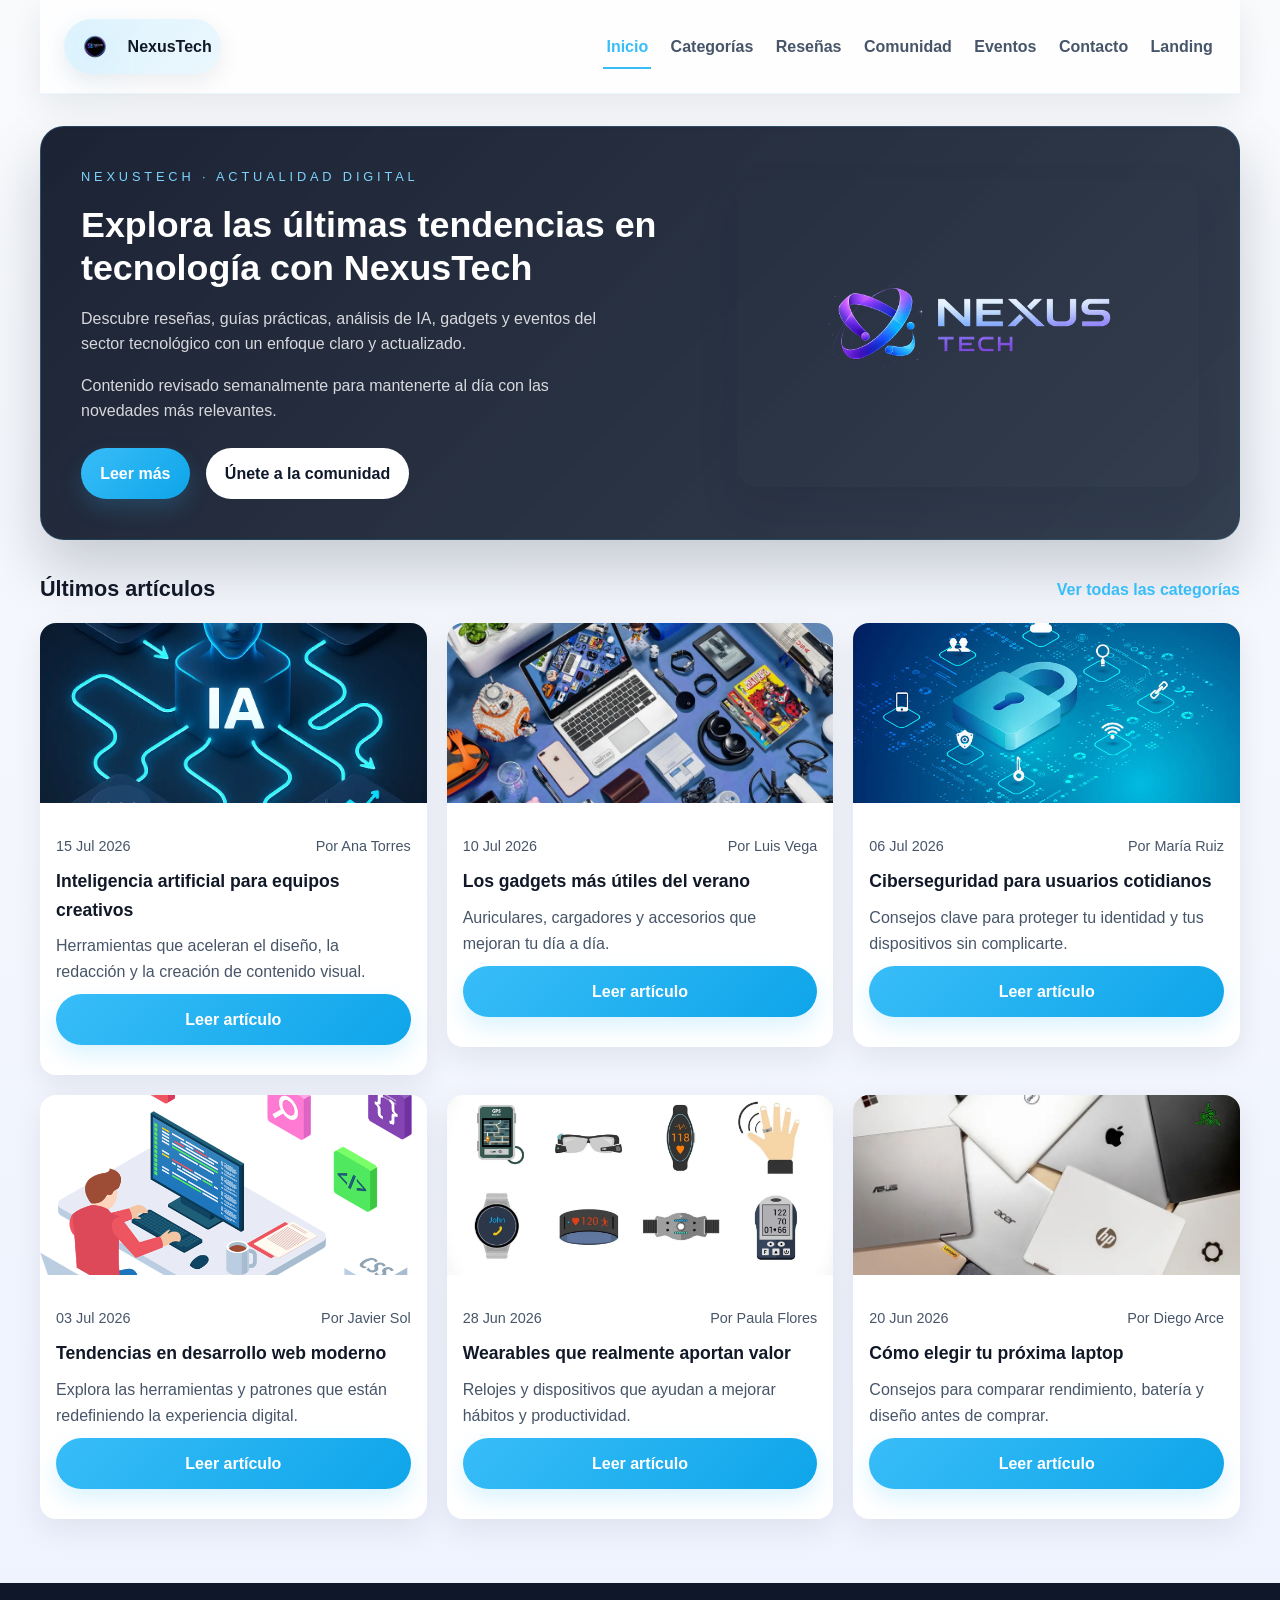
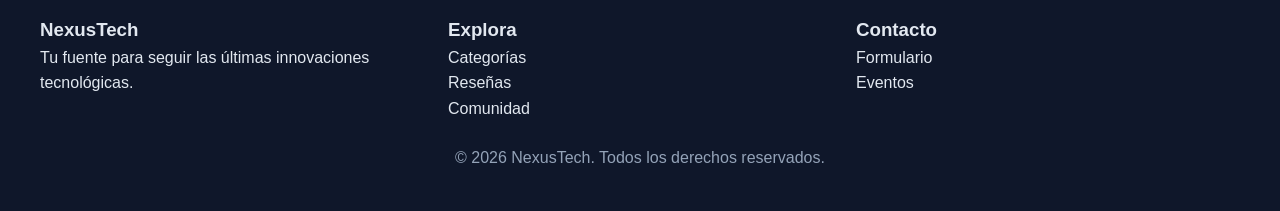
<file: index.html>
<!DOCTYPE html>
<html lang="es">
  <head>
    <meta charset="UTF-8" />
    <meta name="viewport" content="width=device-width, initial-scale=1.0" />
    <title>NexusTech | Inicio</title>
    <link rel="stylesheet" href="assets/css/main.css" />
    <link rel="stylesheet" href="assets/css/responsive.css" />
    <!-- Estilos del acordeón movidos a assets/css/main.css -->
  </head>
  <body>
    <header class="site-header container">
      <a class="brand" href="index.html">
        <img src="assets/img/logo2.png" alt="Logo de NexusTech" />
        <span>NexusTech</span>
      </a>
      <!-- Checkbox oculto para control del menú (solo CSS) -->
      <input type="checkbox" id="nav-toggle" class="nav-toggle" aria-hidden="true" />
      <label for="nav-toggle" class="hamburger" aria-hidden="false" aria-label="Abrir menú">
        <span class="hamburger__box">
          <span class="hamburger__inner"></span>
        </span>
      </label>

      <nav class="site-nav" aria-label="Navegación principal">
        <label for="nav-toggle" class="nav-close" aria-hidden="true">Cerrar</label>
        <a class="site-nav__link site-nav__link--active" href="index.html">Inicio</a>
        <a class="site-nav__link" href="pages/categorias.html">Categorías</a>
        <a class="site-nav__link" href="pages/resenas.html">Reseñas</a>
        <a class="site-nav__link" href="pages/comunidad.html">Comunidad</a>
        <a class="site-nav__link" href="pages/eventos.html">Eventos</a>
        <a class="site-nav__link" href="pages/contacto.html">Contacto</a>
        <a class="site-nav__link" href="pages/landing.html">Landing</a>
      </nav>
    </header>

    <main class="page-main container">
      <section class="hero">
        <div class="hero__content">
          <p class="hero__eyebrow">NexusTech · Actualidad digital</p>
          <h1 class="hero__headline">Explora las últimas tendencias en tecnología con NexusTech</h1>
          <p class="hero__text">
            Descubre reseñas, guías prácticas, análisis de IA, gadgets y eventos del sector tecnológico con un enfoque claro y actualizado.
          </p>
          <p class="hero__text">Contenido revisado semanalmente para mantenerte al día con las novedades más relevantes.</p>
          <div class="hero__actions">
            <a class="btn btn--primary" href="pages/categorias.html">Leer más</a>
            <a class="btn btn--secondary" href="pages/contacto.html">Únete a la comunidad</a>
          </div>
        </div>
        <div class="hero__media">
          <img src="assets/img/logo.png" alt="Ilustración de NexusTech" />
        </div>
      </section>

      <section class="section">
        <div class="section__header">
          <h2>Últimos artículos</h2>
          <a class="text-link" href="pages/categorias.html">Ver todas las categorías</a>
        </div>
        <div class="card-grid">
          <input type="radio" name="article" id="none" class="card-toggle" checked aria-hidden="true" />
          <article class="card">
            <img class="card__image" src="/assets/img/IA.webp" alt="Ilustración de inteligencia artificial" />
            <div class="card__body">
              <div class="card__meta"><span>15 Jul 2026</span><span>Por Ana Torres</span></div>
              <h3 class="card__title">Inteligencia artificial para equipos creativos</h3>
              <p class="card__desc">Herramientas que aceleran el diseño, la redacción y la creación de contenido visual.</p>
              <input type="radio" name="article" id="article-1" class="card-toggle" />
              <label class="btn btn--primary" for="article-1">Leer artículo</label>
              <div class="card-more">
                <div class="card-more__meta">15 Jul 2026 · Por Ana Torres</div>
                <img class="card-more__image" src="/assets/img/IA.webp" alt="Inteligencia artificial" />
                <p class="card-more__text">Herramientas que aceleran el diseño, la redacción y la creación de contenido visual. En este artículo exploramos ejemplos prácticos, flujos de trabajo y recomendaciones para integrar IA en equipos creativos sin perder control creativo ni calidad.</p>
                <label class="text-link close-label" for="none">Cerrar</label>
                <a class="text-link" href="pages/articulo-ia.html">Leer artículo completo</a>
              </div>
            </div>
          </article>
          <article class="card">
            <img class="card__image" src="/assets/img/Gadgets-Examples.webp" alt="Ilustración de gadgets" />
            <div class="card__body">
              <div class="card__meta"><span>10 Jul 2026</span><span>Por Luis Vega</span></div>
              <h3 class="card__title">Los gadgets más útiles del verano</h3>
              <p class="card__desc">Auriculares, cargadores y accesorios que mejoran tu día a día.</p>
              <input type="radio" name="article" id="article-2" class="card-toggle" />
              <label class="btn btn--primary" for="article-2">Leer artículo</label>
              <div class="card-more">
                <div class="card-more__meta">10 Jul 2026 · Por Luis Vega</div>
                <img class="card-more__image" src="/assets/img/Gadgets-Examples.webp" alt="Gadgets" />
                <p class="card-more__text">Resumen de los gadgets más útiles: auriculares con cancelación, cargadores rápidos y accesorios compactos. Incluye una comparativa de precio/rendimiento y recomendaciones por caso de uso.</p>
                <label class="text-link close-label" for="none">Cerrar</label>
                <a class="text-link" href="pages/articulo-gadgets.html">Leer artículo completo</a>
              </div>
            </div>
          </article>
          <article class="card">
            <img class="card__image" src="/assets/img/ciberseguridad.jpeg" alt="Ilustración de seguridad digital" />
            <div class="card__body">
              <div class="card__meta"><span>06 Jul 2026</span><span>Por María Ruiz</span></div>
              <h3 class="card__title">Ciberseguridad para usuarios cotidianos</h3>
              <p class="card__desc">Consejos clave para proteger tu identidad y tus dispositivos sin complicarte.</p>
              <input type="radio" name="article" id="article-3" class="card-toggle" />
              <label class="btn btn--primary" for="article-3">Leer artículo</label>
              <div class="card-more">
                <div class="card-more__meta">06 Jul 2026 · Por María Ruiz</div>
                <img class="card-more__image" src="/assets/img/ciberseguridad.jpeg" alt="Ciberseguridad" />
                <p class="card-more__text">Consejos clave para proteger tu identidad y tus dispositivos: autenticación de dos factores, actualizaciones automáticas y hábitos simples de seguridad para usuarios comunes.</p>
                <label class="text-link close-label" for="none">Cerrar</label>
                <a class="text-link" href="pages/articulo-ciberseguridad.html">Leer artículo completo</a>
              </div>
            </div>
          </article>
          <article class="card">
            <img class="card__image" src="/assets/img/tendencias.png" alt="Ilustración de desarrollo web" />
            <div class="card__body">
              <div class="card__meta"><span>03 Jul 2026</span><span>Por Javier Sol</span></div>
              <h3 class="card__title">Tendencias en desarrollo web moderno</h3>
              <p class="card__desc">Explora las herramientas y patrones que están redefiniendo la experiencia digital.</p>
              <input type="radio" name="article" id="article-4" class="card-toggle" />
              <label class="btn btn--primary" for="article-4">Leer artículo</label>
              <div class="card-more">
                <div class="card-more__meta">03 Jul 2026 · Por Javier Sol</div>
                <img class="card-more__image" src="/assets/img/tendencias.png" alt="Tendencias" />
                <p class="card-more__text">Un repaso a las herramientas y patrones que están marcando tendencia en desarrollo web: frameworks, optimización de rendimiento y experiencias centradas en el usuario.</p>
                <label class="text-link close-label" for="none">Cerrar</label>
                <a class="text-link" href="pages/articulo-tendencias.html">Leer artículo completo</a>
              </div>
            </div>
          </article>
          <article class="card">
            <img class="card__image" src="/assets/img/wearable-tech.jpeg.webp" alt="Ilustración de wearables" />
            <div class="card__body">
              <div class="card__meta"><span>28 Jun 2026</span><span>Por Paula Flores</span></div>
              <h3 class="card__title">Wearables que realmente aportan valor</h3>
              <p class="card__desc">Relojes y dispositivos que ayudan a mejorar hábitos y productividad.</p>
              <input type="radio" name="article" id="article-5" class="card-toggle" />
              <label class="btn btn--primary" for="article-5">Leer artículo</label>
              <div class="card-more">
                <div class="card-more__meta">28 Jun 2026 · Por Paula Flores</div>
                <img class="card-more__image" src="/assets/img/wearable-tech.jpeg.webp" alt="Wearables" />
                <p class="card-more__text">Wearables que realmente aportan valor: análisis de funciones, duración de batería y cómo elegir según tus objetivos de salud y productividad.</p>
                <label class="text-link close-label" for="none">Cerrar</label>
                <a class="text-link" href="pages/articulo-wearables.html">Leer artículo completo</a>
              </div>
            </div>
          </article>
          <article class="card">
            <img class="card__image" src="/assets/img/laptops.webp" alt="Ilustración de laptop" />
            <div class="card__body">
              <div class="card__meta"><span>20 Jun 2026</span><span>Por Diego Arce</span></div>
              <h3 class="card__title">Cómo elegir tu próxima laptop</h3>
              <p class="card__desc">Consejos para comparar rendimiento, batería y diseño antes de comprar.</p>
              <input type="radio" name="article" id="article-6" class="card-toggle" />
              <label class="btn btn--primary" for="article-6">Leer artículo</label>
              <div class="card-more">
                <div class="card-more__meta">20 Jun 2026 · Por Diego Arce</div>
                <img class="card-more__image" src="/assets/img/laptops.webp" alt="Laptop" />
                <p class="card-more__text">Consejos para comparar rendimiento, batería y diseño antes de comprar: checklist práctico y ejemplos de configuraciones según tipo de usuario.</p>
                <label class="text-link close-label" for="none">Cerrar</label>
                <a class="text-link" href="pages/articulo-laptops.html">Leer artículo completo</a>
              </div>
            </div>
          </article>
        </div>
      </section>
    </main>

    <footer class="site-footer">
      <div class="site-footer__content container">
        <div>
          <h3>NexusTech</h3>
          <p>Tu fuente para seguir las últimas innovaciones tecnológicas.</p>
        </div>
        <div>
          <h3>Explora</h3>
          <ul>
            <li><a href="pages/categorias.html">Categorías</a></li>
            <li><a href="pages/resenas.html">Reseñas</a></li>
            <li><a href="pages/comunidad.html">Comunidad</a></li>
          </ul>
        </div>
        <div>
          <h3>Contacto</h3>
          <ul>
            <li><a href="pages/contacto.html">Formulario</a></li>
            <li><a href="pages/eventos.html">Eventos</a></li>
          </ul>
        </div>
      </div>
      <div class="site-footer__bottom">© 2026 NexusTech. Todos los derechos reservados.</div>
    </footer>
  </body>
</html>
</file>
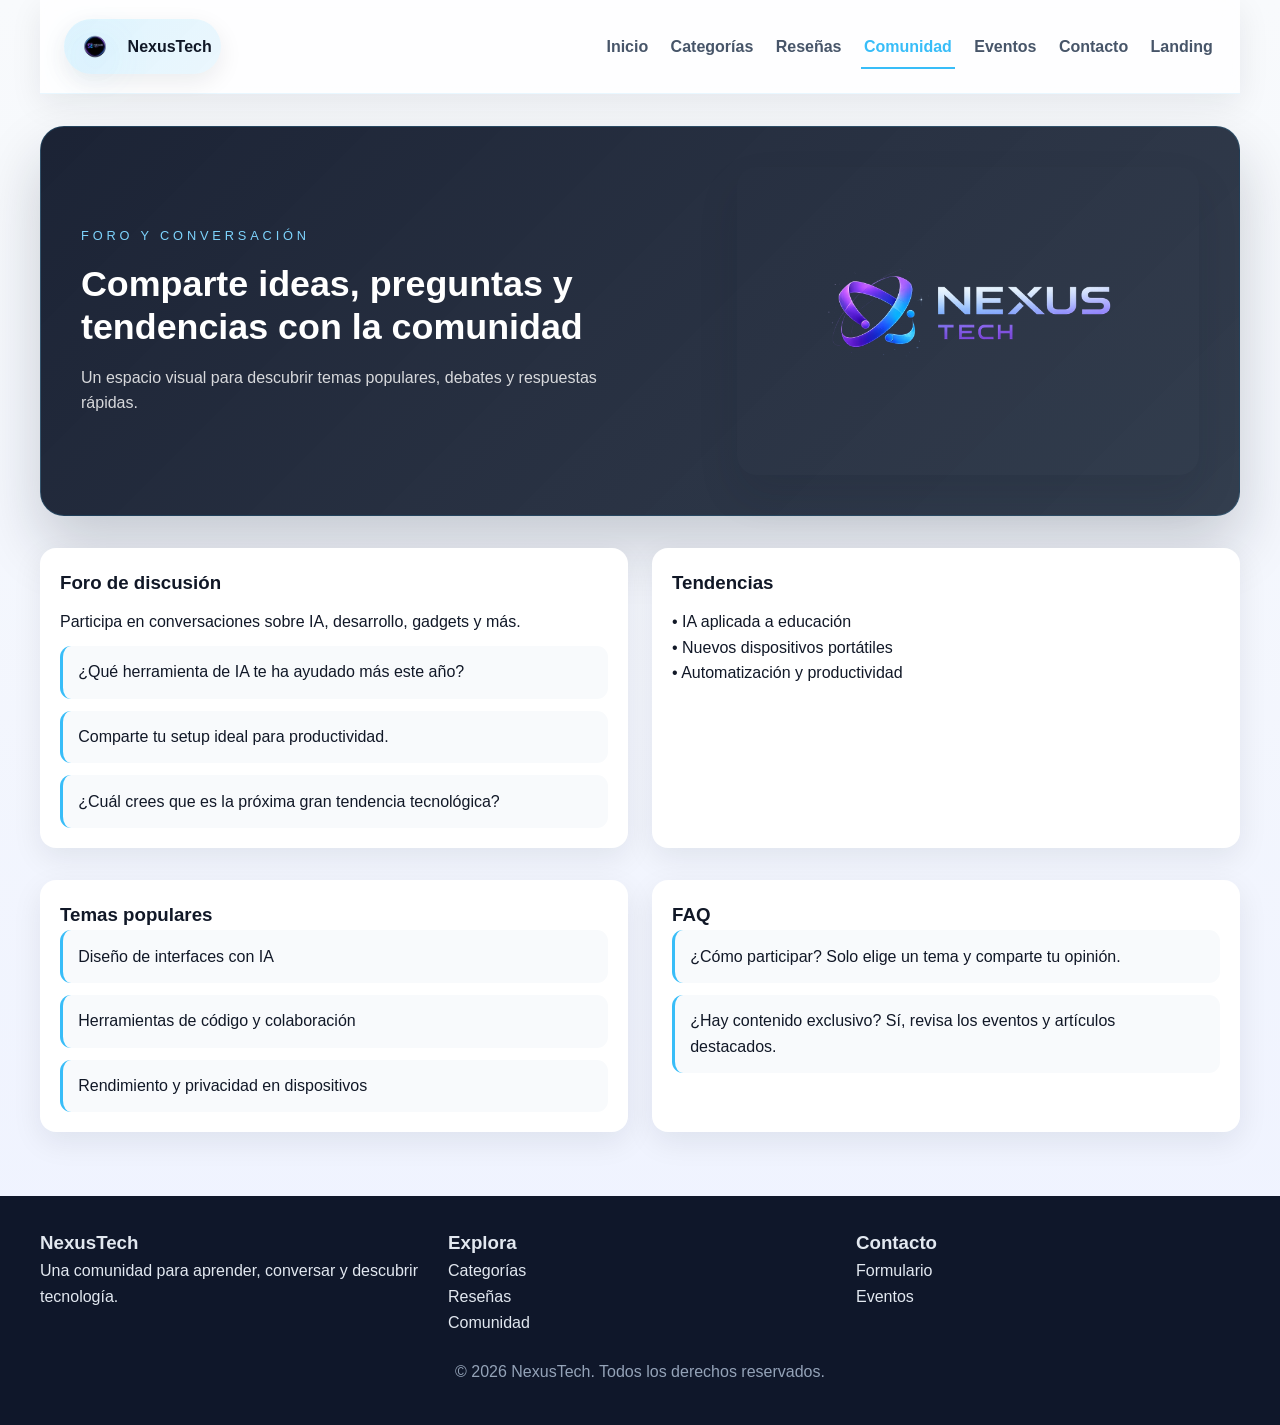
<file: pages/comunidad.html>
<!DOCTYPE html>
<html lang="es">
  <head>
    <meta charset="UTF-8" />
    <meta name="viewport" content="width=device-width, initial-scale=1.0" />
    <title>NexusTech | Comunidad</title>
    <link rel="stylesheet" href="../assets/css/main.css" />
  </head>
  <body>
    <header class="site-header container">
      <a class="brand" href="../index.html">
        <img src="../assets/img/logo2.png" alt="Logo de NexusTech" />
        <span>NexusTech</span>
      </a>
      <nav class="site-nav" aria-label="Navegación principal">
        <a class="site-nav__link" href="../index.html">Inicio</a>
        <a class="site-nav__link" href="categorias.html">Categorías</a>
        <a class="site-nav__link" href="resenas.html">Reseñas</a>
        <a class="site-nav__link site-nav__link--active" href="comunidad.html">Comunidad</a>
        <a class="site-nav__link" href="eventos.html">Eventos</a>
        <a class="site-nav__link" href="contacto.html">Contacto</a>
        <a class="site-nav__link " href="landing.html">Landing</a>
      </nav>
    </header>

    <main class="page-main container">
      <section class="hero">
        <div class="hero__content">
          <p class="hero__eyebrow">Foro y conversación</p>
          <h1 class="hero__headline">Comparte ideas, preguntas y tendencias con la comunidad</h1>
          <p class="hero__text">Un espacio visual para descubrir temas populares, debates y respuestas rápidas.</p>
        </div>
        <div class="hero__media">
          <img src="../assets/img/logo.png" alt="Ilustración de NexusTech" />
        </div>
      </section>

      <section class="section page-grid page-grid--2">
        <div class="forum-card">
          <h3>Foro de discusión</h3>
          <p>Participa en conversaciones sobre IA, desarrollo, gadgets y más.</p>
          <div class="comment-list">
            <div class="comment-item">¿Qué herramienta de IA te ha ayudado más este año?</div>
            <div class="comment-item">Comparte tu setup ideal para productividad.</div>
            <div class="comment-item">¿Cuál crees que es la próxima gran tendencia tecnológica?</div>
          </div>
        </div>
        <div class="forum-card">
          <h3>Tendencias</h3>
          <ul>
            <li>• IA aplicada a educación</li>
            <li>• Nuevos dispositivos portátiles</li>
            <li>• Automatización y productividad</li>
          </ul>
        </div>
      </section>

      <section class="section page-grid page-grid--2">
        <div class="contact-card">
          <h3>Temas populares</h3>
          <div class="comment-list">
            <div class="comment-item">Diseño de interfaces con IA</div>
            <div class="comment-item">Herramientas de código y colaboración</div>
            <div class="comment-item">Rendimiento y privacidad en dispositivos</div>
          </div>
        </div>
        <div class="contact-card">
          <h3>FAQ</h3>
          <div class="comment-list">
            <div class="comment-item">¿Cómo participar? Solo elige un tema y comparte tu opinión.</div>
            <div class="comment-item">¿Hay contenido exclusivo? Sí, revisa los eventos y artículos destacados.</div>
          </div>
        </div>
      </section>
    </main>

    <footer class="site-footer">
      <div class="site-footer__content container">
        <div>
          <h3>NexusTech</h3>
          <p>Una comunidad para aprender, conversar y descubrir tecnología.</p>
        </div>
        <div>
          <h3>Explora</h3>
          <ul>
            <li><a href="categorias.html">Categorías</a></li>
            <li><a href="resenas.html">Reseñas</a></li>
            <li><a href="comunidad.html">Comunidad</a></li>
          </ul>
        </div>
        <div>
          <h3>Contacto</h3>
          <ul>
            <li><a href="contacto.html">Formulario</a></li>
            <li><a href="eventos.html">Eventos</a></li>
          </ul>
        </div>
      </div>
      <div class="site-footer__bottom">© 2026 NexusTech. Todos los derechos reservados.</div>
    </footer>
  </body>
</html>
</file>
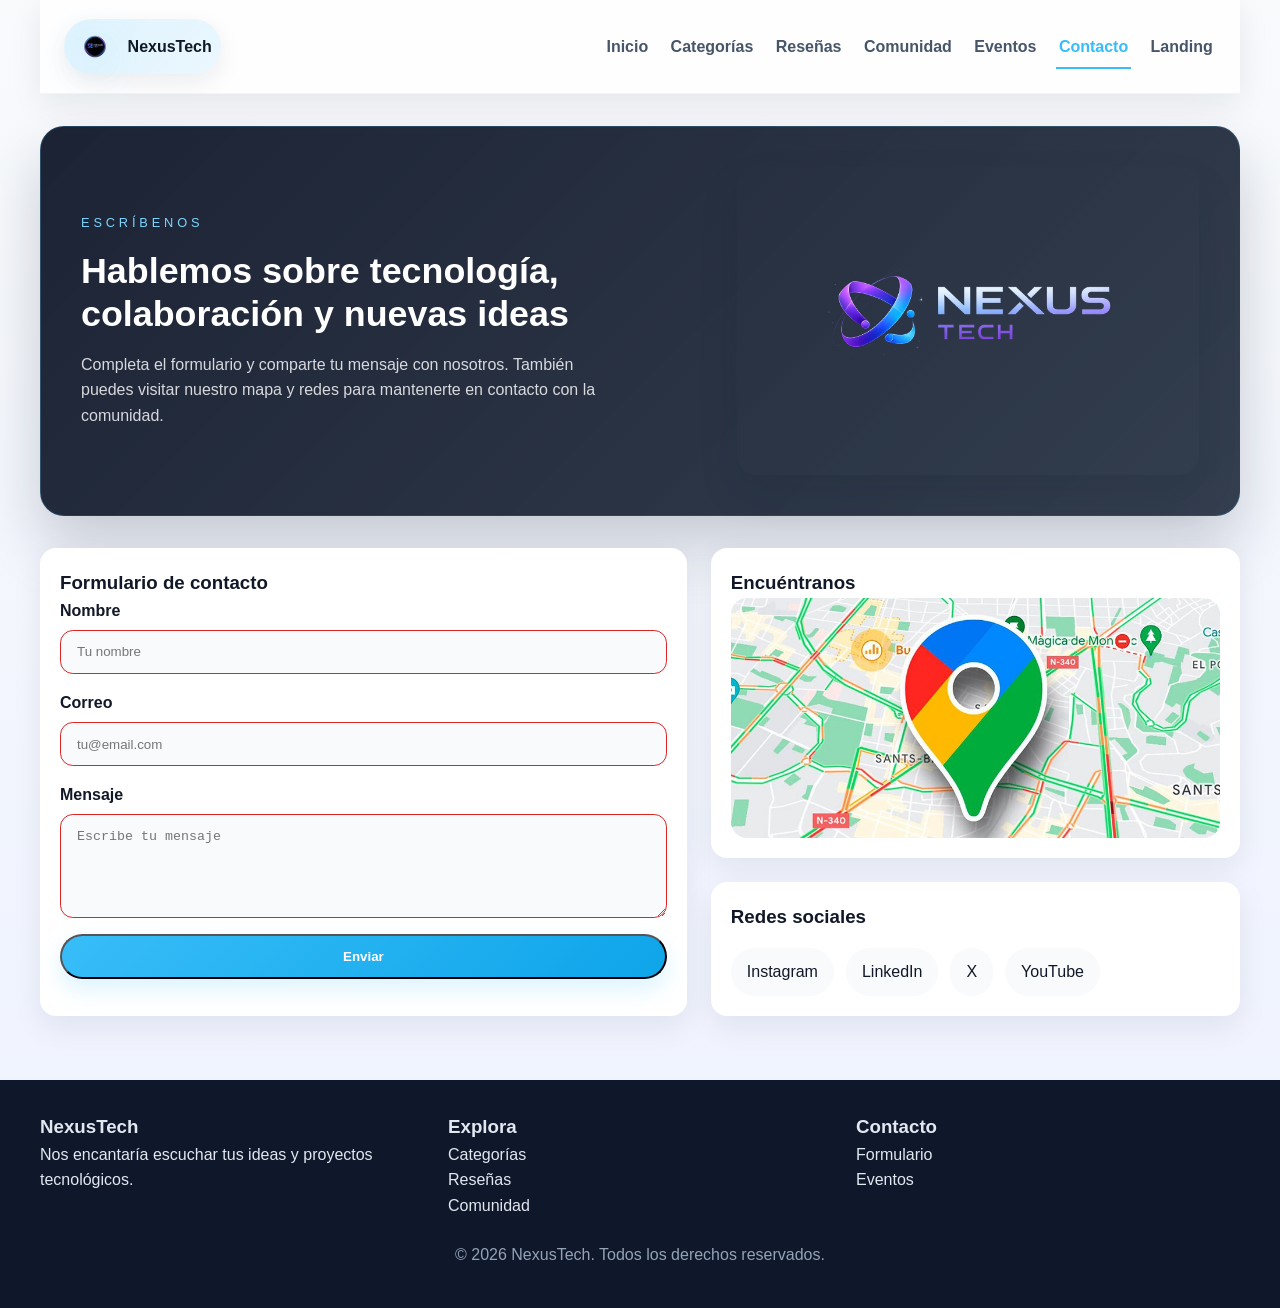
<file: pages/contacto.html>
<!DOCTYPE html>
<html lang="es">
  <head>
    <meta charset="UTF-8" />
    <meta name="viewport" content="width=device-width, initial-scale=1.0" />
    <title>NexusTech | Contacto</title>
    <link rel="stylesheet" href="../assets/css/main.css" />
  </head>
  <body>
    <header class="site-header container">
      <a class="brand" href="../index.html">
        <img src="../assets/img/logo2.png" alt="Logo de NexusTech" />
        <span>NexusTech</span>
      </a>
      <nav class="site-nav" aria-label="Navegación principal">
        <a class="site-nav__link" href="../index.html">Inicio</a>
        <a class="site-nav__link" href="categorias.html">Categorías</a>
        <a class="site-nav__link" href="resenas.html">Reseñas</a>
        <a class="site-nav__link" href="comunidad.html">Comunidad</a>
        <a class="site-nav__link" href="eventos.html">Eventos</a>
        <a class="site-nav__link site-nav__link--active" href="contacto.html">Contacto</a>
        <a class="site-nav__link " href="landing.html">Landing</a>
      </nav>
    </header>

    <main class="page-main container">
      <section class="hero">
        <div class="hero__content">
          <p class="hero__eyebrow">Escríbenos</p>
          <h1 class="hero__headline">Hablemos sobre tecnología, colaboración y nuevas ideas</h1>
          <p class="hero__text">Completa el formulario y comparte tu mensaje con nosotros. También puedes visitar nuestro mapa y redes para mantenerte en contacto con la comunidad.</p>
        </div>
        <div class="hero__media">
          <img src="../assets/img/logo.png" alt="Ilustración de NexusTech" />
        </div>
      </section>

      <section class="section contact-layout">
        <div class="contact-card">
          <h3>Formulario de contacto</h3>
          <form class="contact-form">
            <label class="field">
              <span class="field__label">Nombre</span>
              <input class="field__input" type="text" required placeholder="Tu nombre" />
            </label>
            <label class="field">
              <span class="field__label">Correo</span>
              <input class="field__input" type="email" required placeholder="tu@email.com" />
            </label>
            <label class="field">
              <span class="field__label">Mensaje</span>
              <textarea class="field__textarea" rows="5" required placeholder="Escribe tu mensaje"></textarea>
            </label>
            <button class="btn btn--primary" type="submit">Enviar</button>
          </form>
        </div>
        <div class="page-grid">
          <div class="map-card contact-card">
            <h3>Encuéntranos</h3>
            <img src="/assets/img/maps.jpeg" alt="Mapa de una oficina tecnológica" />
          </div>
          <div class="contact-card">
            <h3>Redes sociales</h3>
            <div class="social-links">
              <a class="social-link" href="#">Instagram</a>
              <a class="social-link" href="#">LinkedIn</a>
              <a class="social-link" href="#">X</a>
              <a class="social-link" href="#">YouTube</a>
            </div>
          </div>
        </div>
      </section>
    </main>

    <footer class="site-footer">
      <div class="site-footer__content container">
        <div>
          <h3>NexusTech</h3>
          <p>Nos encantaría escuchar tus ideas y proyectos tecnológicos.</p>
        </div>
        <div>
          <h3>Explora</h3>
          <ul>
            <li><a href="categorias.html">Categorías</a></li>
            <li><a href="resenas.html">Reseñas</a></li>
            <li><a href="comunidad.html">Comunidad</a></li>
          </ul>
        </div>
        <div>
          <h3>Contacto</h3>
          <ul>
            <li><a href="contacto.html">Formulario</a></li>
            <li><a href="eventos.html">Eventos</a></li>
          </ul>
        </div>
      </div>
      <div class="site-footer__bottom">© 2026 NexusTech. Todos los derechos reservados.</div>
    </footer>
  </body>
</html>
</file>
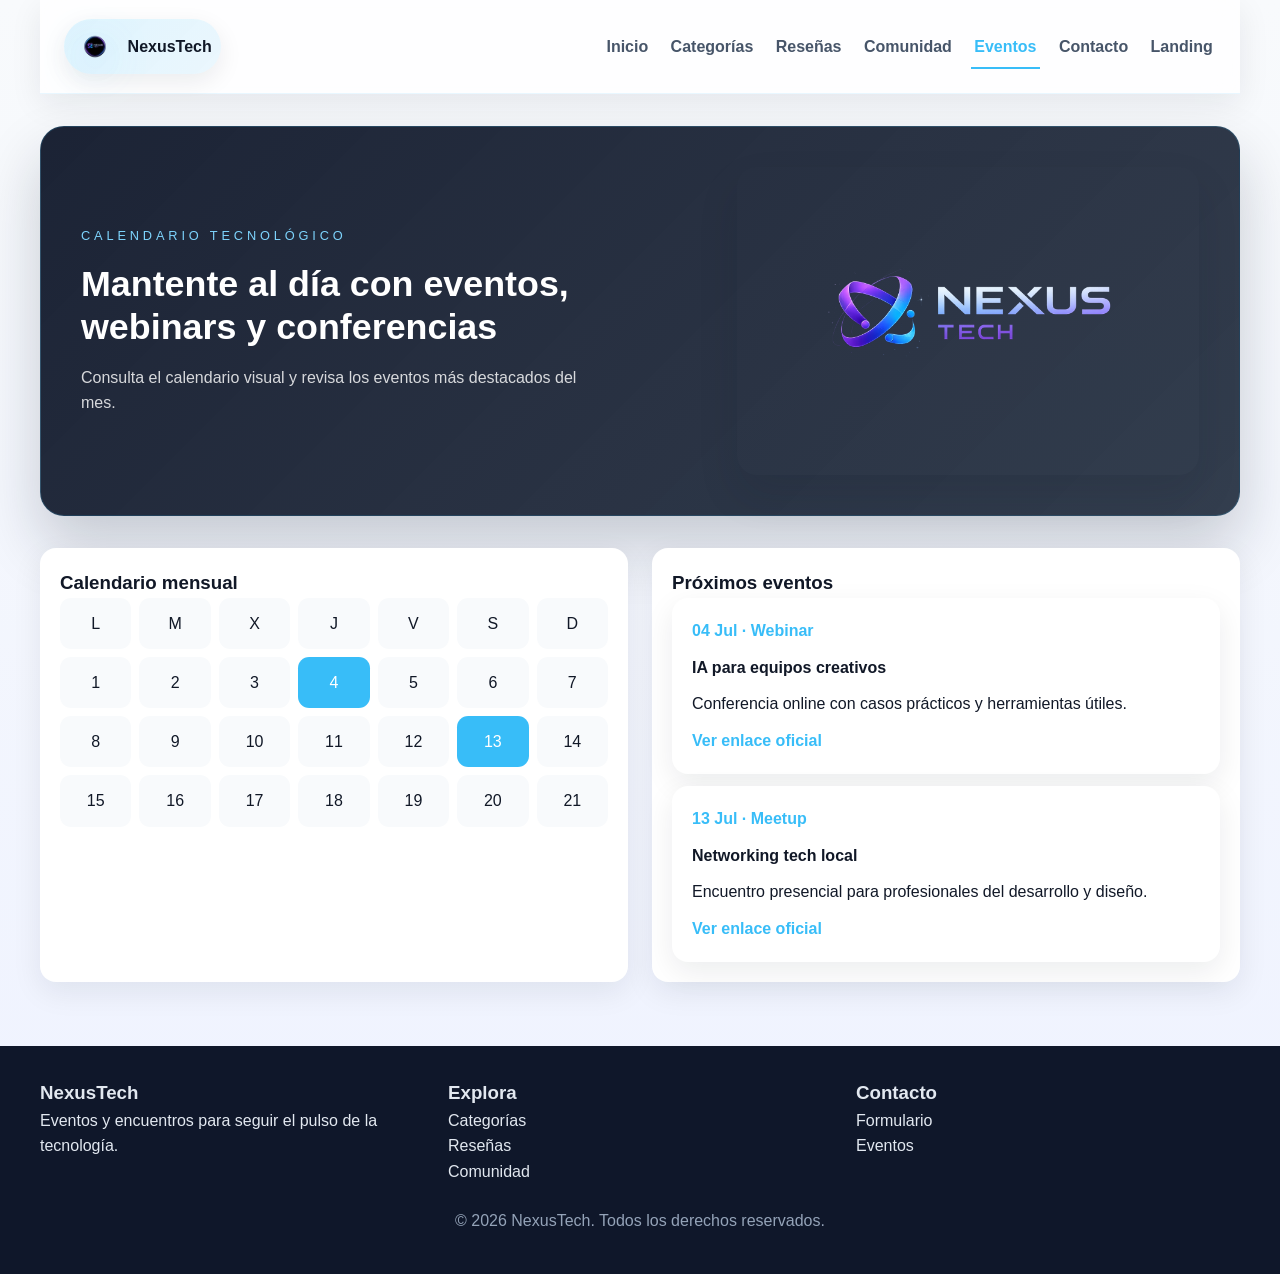
<file: pages/eventos.html>
<!DOCTYPE html>
<html lang="es">
  <head>
    <meta charset="UTF-8" />
    <meta name="viewport" content="width=device-width, initial-scale=1.0" />
    <title>NexusTech | Eventos</title>
    <link rel="stylesheet" href="../assets/css/main.css" />
  </head>
  <body>
    <header class="site-header container">
      <a class="brand" href="../index.html">
        <img src="../assets/img/logo2.png" alt="Logo de NexusTech" />
        <span>NexusTech</span>
      </a>
      <nav class="site-nav" aria-label="Navegación principal">
        <a class="site-nav__link" href="../index.html">Inicio</a>
        <a class="site-nav__link" href="categorias.html">Categorías</a>
        <a class="site-nav__link" href="resenas.html">Reseñas</a>
        <a class="site-nav__link" href="comunidad.html">Comunidad</a>
        <a class="site-nav__link site-nav__link--active" href="eventos.html">Eventos</a>
        <a class="site-nav__link" href="contacto.html">Contacto</a>
        <a class="site-nav__link " href="landing.html">Landing</a>
      </nav>
    </header>

    <main class="page-main container">
      <section class="hero">
        <div class="hero__content">
          <p class="hero__eyebrow">Calendario tecnológico</p>
          <h1 class="hero__headline">Mantente al día con eventos, webinars y conferencias</h1>
          <p class="hero__text">Consulta el calendario visual y revisa los eventos más destacados del mes.</p>
        </div>
        <div class="hero__media">
          <img src="../assets/img/logo.png" alt="Ilustración de NexusTech" />
        </div>
      </section>

      <section class="section page-grid page-grid--2">
        <div class="contact-card">
          <h3>Calendario mensual</h3>
          <div class="calendar-grid">
            <div class="calendar-cell">L</div><div class="calendar-cell">M</div><div class="calendar-cell">X</div><div class="calendar-cell">J</div><div class="calendar-cell">V</div><div class="calendar-cell">S</div><div class="calendar-cell">D</div>
            <div class="calendar-cell">1</div><div class="calendar-cell">2</div><div class="calendar-cell">3</div><div class="calendar-cell calendar-cell--active">4</div><div class="calendar-cell">5</div><div class="calendar-cell">6</div><div class="calendar-cell">7</div>
            <div class="calendar-cell">8</div><div class="calendar-cell">9</div><div class="calendar-cell">10</div><div class="calendar-cell">11</div><div class="calendar-cell">12</div><div class="calendar-cell calendar-cell--active">13</div><div class="calendar-cell">14</div>
            <div class="calendar-cell">15</div><div class="calendar-cell">16</div><div class="calendar-cell">17</div><div class="calendar-cell">18</div><div class="calendar-cell">19</div><div class="calendar-cell">20</div><div class="calendar-cell">21</div>
          </div>
        </div>
        <div class="contact-card">
          <h3>Próximos eventos</h3>
          <div class="comment-list">
            <div class="event-card">
              <span class="event-card__meta">04 Jul · Webinar</span>
              <h4>IA para equipos creativos</h4>
              <p>Conferencia online con casos prácticos y herramientas útiles.</p>
              <a class="text-link" href="#">Ver enlace oficial</a>
            </div>
            <div class="event-card">
              <span class="event-card__meta">13 Jul · Meetup</span>
              <h4>Networking tech local</h4>
              <p>Encuentro presencial para profesionales del desarrollo y diseño.</p>
              <a class="text-link" href="#">Ver enlace oficial</a>
            </div>
          </div>
        </div>
      </section>
    </main>

    <footer class="site-footer">
      <div class="site-footer__content container">
        <div>
          <h3>NexusTech</h3>
          <p>Eventos y encuentros para seguir el pulso de la tecnología.</p>
        </div>
        <div>
          <h3>Explora</h3>
          <ul>
            <li><a href="categorias.html">Categorías</a></li>
            <li><a href="resenas.html">Reseñas</a></li>
            <li><a href="comunidad.html">Comunidad</a></li>
          </ul>
        </div>
        <div>
          <h3>Contacto</h3>
          <ul>
            <li><a href="contacto.html">Formulario</a></li>
            <li><a href="eventos.html">Eventos</a></li>
          </ul>
        </div>
      </div>
      <div class="site-footer__bottom">© 2026 NexusTech. Todos los derechos reservados.</div>
    </footer>
  </body>
</html>
</file>
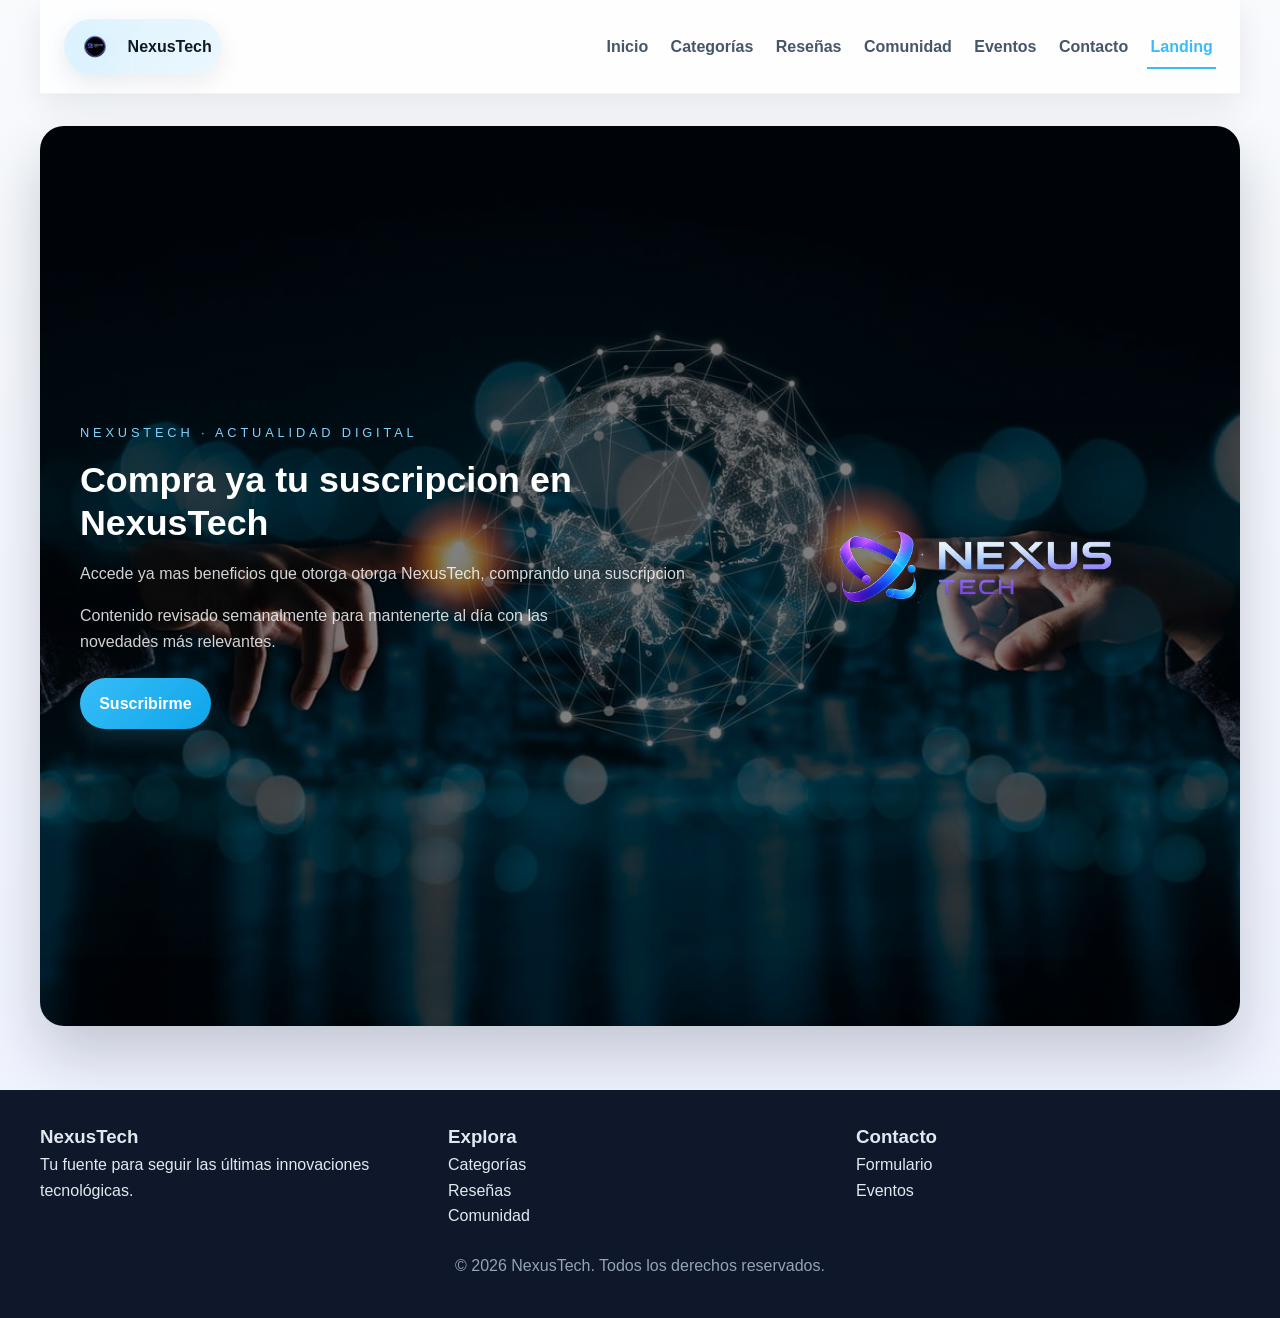
<file: pages/landing.html>
<!DOCTYPE html>
<html lang="es">
  <head>
    <meta charset="UTF-8" />
    <meta name="viewport" content="width=device-width, initial-scale=1.0" />
    <title>NexusTech | Landing</title>
    <link rel="stylesheet" href="/assets/css/main.css" />
    <link rel="stylesheet" href="/assets/css/responsive.css" />
    <!-- Estilos del acordeón movidos a assets/css/main.css -->
  </head>
  <body>
    <header class="site-header container">
      <a class="brand" href="index.html">
        <img src="/assets/img/logo2.png" alt="Logo de NexusTech" />
        <span>NexusTech</span>
      </a>
      <!-- Checkbox oculto para control del menú (solo CSS) -->
      <input type="checkbox" id="nav-toggle" class="nav-toggle" aria-hidden="true" />
      <label for="nav-toggle" class="hamburger" aria-hidden="false" aria-label="Abrir menú">
        <span class="hamburger__box">
          <span class="hamburger__inner"></span>
        </span>
      </label>

      <nav class="site-nav" aria-label="Navegación principal">
        <label for="nav-toggle" class="nav-close" aria-hidden="true">Cerrar</label>
        <a class="site-nav__link" href="/index.html">Inicio</a>
        <a class="site-nav__link" href="categorias.html">Categorías</a>
        <a class="site-nav__link" href="resenas.html">Reseñas</a>
        <a class="site-nav__link" href="comunidad.html">Comunidad</a>
        <a class="site-nav__link" href="eventos.html">Eventos</a>
        <a class="site-nav__link" href="contacto.html">Contacto</a>
        <a class="site-nav__link site-nav__link--active" href="pages/landing.html">Landing</a>
      </nav>
    </header>

    <main class="page-main container">
      <section class="hero_landing">
        <div class="hero__content">
          <p class="hero__eyebrow">NexusTech · Actualidad digital</p>
          <h1 class="hero__headline">Compra ya tu suscripcion en NexusTech</h1>
          <p class="hero_landing__text">
            Accede ya mas beneficios que otorga otorga NexusTech, comprando una suscripcion 
          </p>
          <p class="hero__text">Contenido revisado semanalmente para mantenerte al día con las novedades más relevantes.</p>
          <div class="hero__actions">
            <a class="btn btn--primary" href="categorias.html">Suscribirme</a>
        
          </div>
        </div>
        <div class="hero__media">
          <img src="/assets/img/logo.png" alt="Ilustración de NexusTech" />
        </div>
      </section>

      
    </main>

    <footer class="site-footer">
      <div class="site-footer__content container">
        <div>
          <h3>NexusTech</h3>
          <p>Tu fuente para seguir las últimas innovaciones tecnológicas.</p>
        </div>
        <div>
          <h3>Explora</h3>
          <ul>
            <li><a href="pages/categorias.html">Categorías</a></li>
            <li><a href="pages/resenas.html">Reseñas</a></li>
            <li><a href="pages/comunidad.html">Comunidad</a></li>
          </ul>
        </div>
        <div>
          <h3>Contacto</h3>
          <ul>
            <li><a href="pages/contacto.html">Formulario</a></li>
            <li><a href="pages/eventos.html">Eventos</a></li>
          </ul>
        </div>
      </div>
      <div class="site-footer__bottom">© 2026 NexusTech. Todos los derechos reservados.</div>
    </footer>
  </body>
</html>
</file>
<file: assets/css/main.css>
@import url("layout.css");
@import url("components.css");
@import url("responsive.css");
:root {
  --color-accent: #38bdf8;
  --color-dark: #0f172a;
  --color-text: #111827;
  --color-muted: #475569;
  --shadow-sm: 0 10px 30px rgba(15, 23, 42, 0.08);
  --shadow-md: 0 20px 40px rgba(15, 23, 42, 0.12);
  --shadow-xl: 0 30px 60px rgba(15, 23, 42, 0.2);
}

* {
  box-sizing: border-box;
  margin: 0;
  padding: 0;
}

body {
  font-family: "Segoe UI", Tahoma, Geneva, Verdana, sans-serif;
  background: linear-gradient(180deg, #f8fafc 0%, #eef2ff 100%);
  color: var(--color-text);
  line-height: 1.6;
 
}

a {
  color: inherit;
  text-decoration: none;
}

img {
  display: block;
  max-width: 100%;
}

ul {
  list-style: none;
}

.container {
  width: min(1200px, calc(100% - 2rem));
  margin: 0 auto;
}

.page-main {
  padding: 2rem 0 4rem;
}

.page-main--split {
  display: grid;
  grid-template-columns: minmax(220px, 280px) 1fr;
  gap: 2rem;
  align-items: start;
}

.site-header {
  display: flex;
  justify-content: space-between;
  align-items: center;
  gap: 1rem;
  padding: 1.2rem 1.5rem;
  background: rgba(255, 255, 255, 0.8);
  backdrop-filter: blur(16px);
  position: sticky;
  top: 0;
  z-index: 20;
  box-shadow: 0 10px 30px rgba(15, 23, 42, 0.08);
}

.brand {
  display: inline-flex;
  align-items: center;
  gap: 0.75rem;
  font-weight: 700;
  color: var(--color-text);
}

.brand img {
  width: 42px;
  height: 42px;
}

.site-nav {
  display: flex;
  gap: 1rem;
  flex-wrap: wrap;
}

.site-nav__link {
  position: relative;
  padding: 0.35rem 0.2rem;
  font-weight: 600;
  color: var(--color-muted);
  transition: color 0.2s ease;
}

.site-nav__link::after {
  content: "";
  position: absolute;
  left: 0;
  bottom: -0.25rem;
  width: 100%;
  height: 2px;
  background: var(--color-accent);
  transform: scaleX(0);
  transform-origin: center;
  transition: transform 0.2s ease;
}

.site-nav__link:hover,
.site-nav__link--active {
  color: var(--color-accent);
}

.site-nav__link:hover::after,
.site-nav__link--active::after {
  transform: scaleX(1);
}

.hero {
  display: grid;
  grid-template-columns: 1.15fr 0.85fr;
  gap: 2rem;
  align-items: center;
  padding: 2.5rem;
  border-radius: 1.5rem;
  background: linear-gradient(135deg, rgba(15, 23, 42, 0.95), rgba(30, 41, 59, 0.9));
  color: white;
  box-shadow: var(--shadow-xl);
  
}

.hero_landing {
  display: grid;
  grid-template-columns: 1.15fr 0.85fr;
    gap: 2rem;
  align-items: center;
  padding: 2.5rem;
  border-radius: 1.5rem;
  color: white;
  box-shadow: var(--shadow-xl);
  height: 100vh;
  background-image:linear-gradient(rgb(0, 0, 0, 0.5),rgb(0, 0, 0, 0.5)), url("/assets/img/innovacion-tecnologica.jpg");
  background-size: cover;
  background-position: center;
  
}







.hero__content {
  display: flex;
  flex-direction: column;
  gap: 1rem;
}

.hero__eyebrow {
  font-size: 0.8rem;
  letter-spacing: 0.3em;
  text-transform: uppercase;
  color: #7dd3fc;
}

.hero__headline {
  font-size: clamp(1.8rem, 2.8vw, 2.8rem);
  line-height: 1.2;
}

.hero__text {
  color: rgba(255, 255, 255, 0.82);
  max-width: 60ch;
}

.hero_landing__text {
  color: rgba(255, 255, 255, 0.82);
  max-width: 60rem;
}

.hero__actions {
  display: flex;
  gap: 1rem;
  flex-wrap: wrap;
  margin-top: 0.5rem;
}

.hero__media img {
  width: 100%;
  border-radius: 1.25rem;
  box-shadow: var(--shadow-md);
}

.section {
  margin-top: 2rem;
}

.section__header {
  display: flex;
  justify-content: space-between;
  align-items: center;
  margin-bottom: 1rem;
}

.section__header h2,
.section__header h3 {
  font-size: 1.35rem;
}

.card-grid {
  display: grid;
  grid-template-columns: repeat(3, minmax(0, 1fr));
  gap: 1.25rem;
  align-items: start;
}

.card-grid--compact {
  grid-template-columns: repeat(3, minmax(0, 1fr));
}

.page-grid {
  display: grid;
  gap: 1.5rem;
}

.page-grid--2 {
  grid-template-columns: repeat(2, minmax(0, 1fr));
}

.sidebar {
  background: linear-gradient(180deg, #f8fafc, #eef2ff);
  padding: 1.25rem;
  border-radius: 1rem;
  box-shadow: var(--shadow-sm);
}

.filter-list {
  display: flex;
  flex-direction: column;
  gap: 0.7rem;
  margin-top: 1rem;
}

.filter-item {
  display: inline-flex;
  align-items: center;
  gap: 0.7rem;
  padding: 0.8rem 0.95rem;
  border-radius: 999px;
  background: white;
  color: var(--color-muted);
  font-weight: 600;
}

.pagination {
  display: flex;
  justify-content: center;
  gap: 0.6rem;
  margin-top: 1.5rem;
  flex-wrap: wrap;
}

.pagination__item {
  min-width: 2.25rem;
  padding: 0.55rem 0.8rem;
  border-radius: 999px;
  text-align: center;
  background: white;
  color: var(--color-text);
  border: 1px solid rgba(15, 23, 42, 0.08);
}

.pagination__item--active {
  background: var(--color-accent);
  color: white;
  border-color: var(--color-accent);
}

.site-footer {
  padding: 2rem 1.5rem 2.5rem;
  background: var(--color-dark);
  color: #e2e8f0;
}

.site-footer__content {
  display: grid;
  grid-template-columns: repeat(3, minmax(0, 1fr));
  gap: 1.5rem;
  max-width: 1200px;
  margin: 0 auto;
}

.site-footer__bottom {
  text-align: center;
  margin-top: 1.5rem;
  color: #94a3b8;
}

.contact-layout {
  display: grid;
  grid-template-columns: 1.1fr 0.9fr;
  gap: 1.5rem;
}

.contact-card,
.review-card,
.forum-card,
.event-card,
.table-card {
  background: white;
  border-radius: 1rem;
  padding: 1.25rem;
  box-shadow: var(--shadow-sm);
}

.btn {
  display: inline-flex;
  align-items: center;
  justify-content: center;
  padding: 0.8rem 1.2rem;
  border-radius: 999px;
  font-weight: 700;
  transition: transform 0.2s ease, box-shadow 0.2s ease, background 0.2s ease;
  cursor: pointer;
}

.btn:hover {
  transform: translateY(-2px);
  box-shadow: var(--shadow-sm);
}

.btn--primary {
  background: linear-gradient(135deg, var(--color-accent), #0ea5e9);
  color: white;
}

.btn--secondary {
  background: white;
  color: var(--color-dark);
}

.card {
  display: flex;
  flex-direction: column;
  gap: 1rem;
  border-radius: 1rem;
  overflow: hidden;
  background: white;
  box-shadow: var(--shadow-sm);
  transition: transform 0.25s ease, box-shadow 0.25s ease;
}

.card:hover {
  transform: translateY(-6px);
  box-shadow: var(--shadow-md);
}

.card__image {
  height: 180px;
  object-fit: cover;
}

.card__body {
  padding: 1rem 1rem 1.25rem;
  display: flex;
  flex-direction: column;
  gap: 0.6rem;
}

.card__meta {
  display: flex;
  justify-content: space-between;
  gap: 0.75rem;
  font-size: 0.9rem;
  color: var(--color-muted);
}

.card__title {
  font-size: 1.1rem;
  color: var(--color-text);
}

.card__desc {
  color: var(--color-muted);
}

.text-link {
  color: var(--color-accent);
  font-weight: 600;
}

.review-card {
  display: flex;
  flex-direction: column;
  gap: 0.7rem;
}

.review-card__stars {
  color: #f59e0b;
  font-size: 1.1rem;
  letter-spacing: 0.1em;
}

.table-card {
  overflow-x: auto;
}

.table {
  width: 100%;
  border-collapse: collapse;
  min-width: 560px;
}

.table th,
.table td {
  padding: 0.9rem;
  border-bottom: 1px solid #e2e8f0;
  text-align: left;
}

.table th {
  background: #f8fafc;
  color: var(--color-text);
}

/* Acordeón artículos (moved from inline) */
.card-toggle { display: none; }
.card-more {
  max-height: 0;
  overflow: hidden;
  opacity: 0;
  transition: max-height 320ms ease, opacity 240ms ease, margin-top 200ms ease;
  margin-top: 0;
}
/* Cuando el radio dentro del mismo .card__body esté checked, mostrar el panel */
.card__body .card-toggle:checked ~ .card-more {
  max-height: 1000px;
  opacity: 1;
  margin-top: 0.75rem;
}
.card-more .close-label { display: inline-block; margin-right: 1rem; cursor: pointer; color: inherit; text-decoration: underline; }

@media (min-width: 801px) {
  .card-more { background: transparent; }
}

.forum-card,
.event-card {
  display: flex;
  flex-direction: column;
  gap: 0.7rem;
}

.event-card__meta {
  color: var(--color-accent);
  font-weight: 700;
}

.contact-form {
  display: flex;
  flex-direction: column;
  gap: 1rem;
}

.field {
  display: flex;
  flex-direction: column;
  gap: 0.4rem;
}

.field__label {
  font-weight: 700;
}

.field__input,
.field__textarea {
  padding: 0.85rem 1rem;
  border: 1px solid rgba(15, 23, 42, 0.16);
  border-radius: 0.8rem;
  background: #f8fafc;
  transition: border-color 0.2s ease, box-shadow 0.2s ease;
}

.field__input:focus,
.field__textarea:focus {
  outline: none;
  border-color: var(--color-accent);
  box-shadow: 0 0 0 4px rgba(56, 189, 248, 0.15);
}

.field__input:valid,
.field__textarea:valid {
  border-color: #16a34a;
}

.field__input:invalid,
.field__textarea:invalid {
  border-color: #dc2626;
}

.map-card img {
  width: 100%;
  height: 240px;
  object-fit: cover;
  border-radius: 1rem;
}

.social-links {
  display: flex;
  gap: 0.75rem;
  flex-wrap: wrap;
  margin-top: 1rem;
}

.social-link {
  padding: 0.7rem 1rem;
  border-radius: 999px;
  background: #f8fafc;
  color: var(--color-text);
  transition: transform 0.2s ease, background 0.2s ease;
}

.social-link:hover {
  transform: translateY(-2px);
  background: var(--color-accent);
  color: white;
}

.calendar-grid {
  display: grid;
  grid-template-columns: repeat(7, minmax(0, 1fr));
  gap: 0.5rem;
}

.calendar-cell {
  padding: 0.8rem;
  text-align: center;
  border-radius: 0.7rem;
  background: #f8fafc;
}

.calendar-cell--active {
  background: var(--color-accent);
  color: white;
}

.comment-list {
  display: flex;
  flex-direction: column;
  gap: 0.75rem;
}

.comment-item {
  padding: 0.85rem 0.95rem;
  border-left: 3px solid var(--color-accent);
  background: #f8fafc;
  border-radius: 0.7rem;
}

@media (max-width: 900px) {
  .hero,
  .contact-layout,
  .page-main--split {
    grid-template-columns: 1fr;
  }

  .card-grid,
  .card-grid--compact,
  .site-footer__content {
    grid-template-columns: repeat(2, minmax(0, 1fr));
  }
}

@media (max-width: 640px) {
  .site-header {
    flex-direction: column;
    align-items: flex-start;
  }

  .site-nav {
    width: 100%;
    justify-content: space-between;
  }

  .page-main {
    padding-inline: 1rem;
  }

  .hero {
    padding: 1.4rem;
  }

  .card-grid,
  .card-grid--compact,
  .site-footer__content,
  .page-grid--2 {
    grid-template-columns: 1fr;
  }

  .section__header {
    flex-direction: column;
    align-items: flex-start;
    gap: 0.5rem;
  }
}
</file>
<file: assets/css/responsive.css>
@media (max-width: 900px) {
  .hero,
  .contact-layout,
  .page-main--split {
    grid-template-columns: 1fr;
  }

  .card-grid,
  .card-grid--compact,
  .site-footer__content {
    grid-template-columns: repeat(2, minmax(0, 1fr));
  }
}

/* Ocultar controles del menú por defecto en pantallas grandes */
.nav-toggle,
.hamburger,
.site-nav .nav-close {
  display: none;
}

@media (max-width: 640px) {
  .site-header {
    flex-direction: column;
    align-items: flex-start;
  }

  .site-nav {
    width: 100%;
    justify-content: space-between;
  }

  .page-main {
    padding-inline: 1rem;
  }

  .hero {
    padding: 1.4rem;
  }

  .card-grid,
  .card-grid--compact,
  .site-footer__content,
  .page-grid--2 {
    grid-template-columns: 1fr;
  }

  .section__header {
    flex-direction: column;
    align-items: flex-start;
    gap: 0.5rem;
  }

  /* Menú hamburguesa solo con HTML/CSS */
  .nav-toggle {
    position: absolute;
    opacity: 0;
    pointer-events: none;
  }

  .hamburger {
    display: inline-flex;
    align-items: center;
    justify-content: center;
    width: 44px;
    height: 44px;
    background: transparent;
    border: 0;
    cursor: pointer;
    margin-left: auto;
  }

  .hamburger__box {
    width: 24px;
    height: 18px;
    display: inline-block;
    position: relative;
  }

  .hamburger__inner,
  .hamburger__inner::before,
  .hamburger__inner::after {
    width: 24px;
    height: 2px;
    background-color: #111;
    position: absolute;
    left: 0;
    transition: transform 0.25s ease, opacity 0.25s ease;
  }

  .hamburger__inner {
    top: 50%;
    transform: translateY(-50%);
  }

  .hamburger__inner::before { content: ''; top: -7px; }
  .hamburger__inner::after { content: ''; top: 7px; }

  /* Navegación oculta por defecto en móvil: desliza desde la derecha */
  .site-nav {
    position: fixed;
    top: 0;
    right: 0;
    height: 100vh;
    width: 260px;
    overflow: hidden;
    background: #fff;
    display: flex;
    flex-direction: column;
    align-items: flex-start;
    padding: 4rem 1.25rem;
    gap: 1rem;
    box-shadow: -8px 0 24px rgba(0,0,0,0.08);
    transition: transform 0.28s ease;
    z-index: 40;
    transform: translateX(100%);
    pointer-events: none;
  }

  /* Cuando el checkbox está marcado, mostrar el menú */
  .nav-toggle:checked + .hamburger + .site-nav {
    transform: translateX(0);
    pointer-events: auto;
  }

  /* Transformar icono a cruz cuando abierto */
  .nav-toggle:checked + .hamburger .hamburger__inner {
    transform: rotate(45deg);
  }

  .nav-toggle:checked + .hamburger .hamburger__inner::before {
    transform: rotate(90deg);
    top: 0;
  }

  .nav-toggle:checked + .hamburger .hamburger__inner::after {
    opacity: 0;
  }

  .site-nav a {
    display: block;
    padding: 0.5rem 0;
    font-size: 1.05rem;
  }

  /* Botón de cerrar dentro del panel */
  .site-nav .nav-close {
    position: absolute;
    top: 0.75rem;
    right: 0.75rem;
    background: transparent;
    border-radius: 8px;
    padding: 0.45rem 0.6rem;
    color: var(--color-text);
    font-weight: 700;
    cursor: pointer;
    z-index: 50;
  }

  .site-nav .nav-close:hover {
    background: rgba(15,23,42,0.04);
  }
}
</file>
